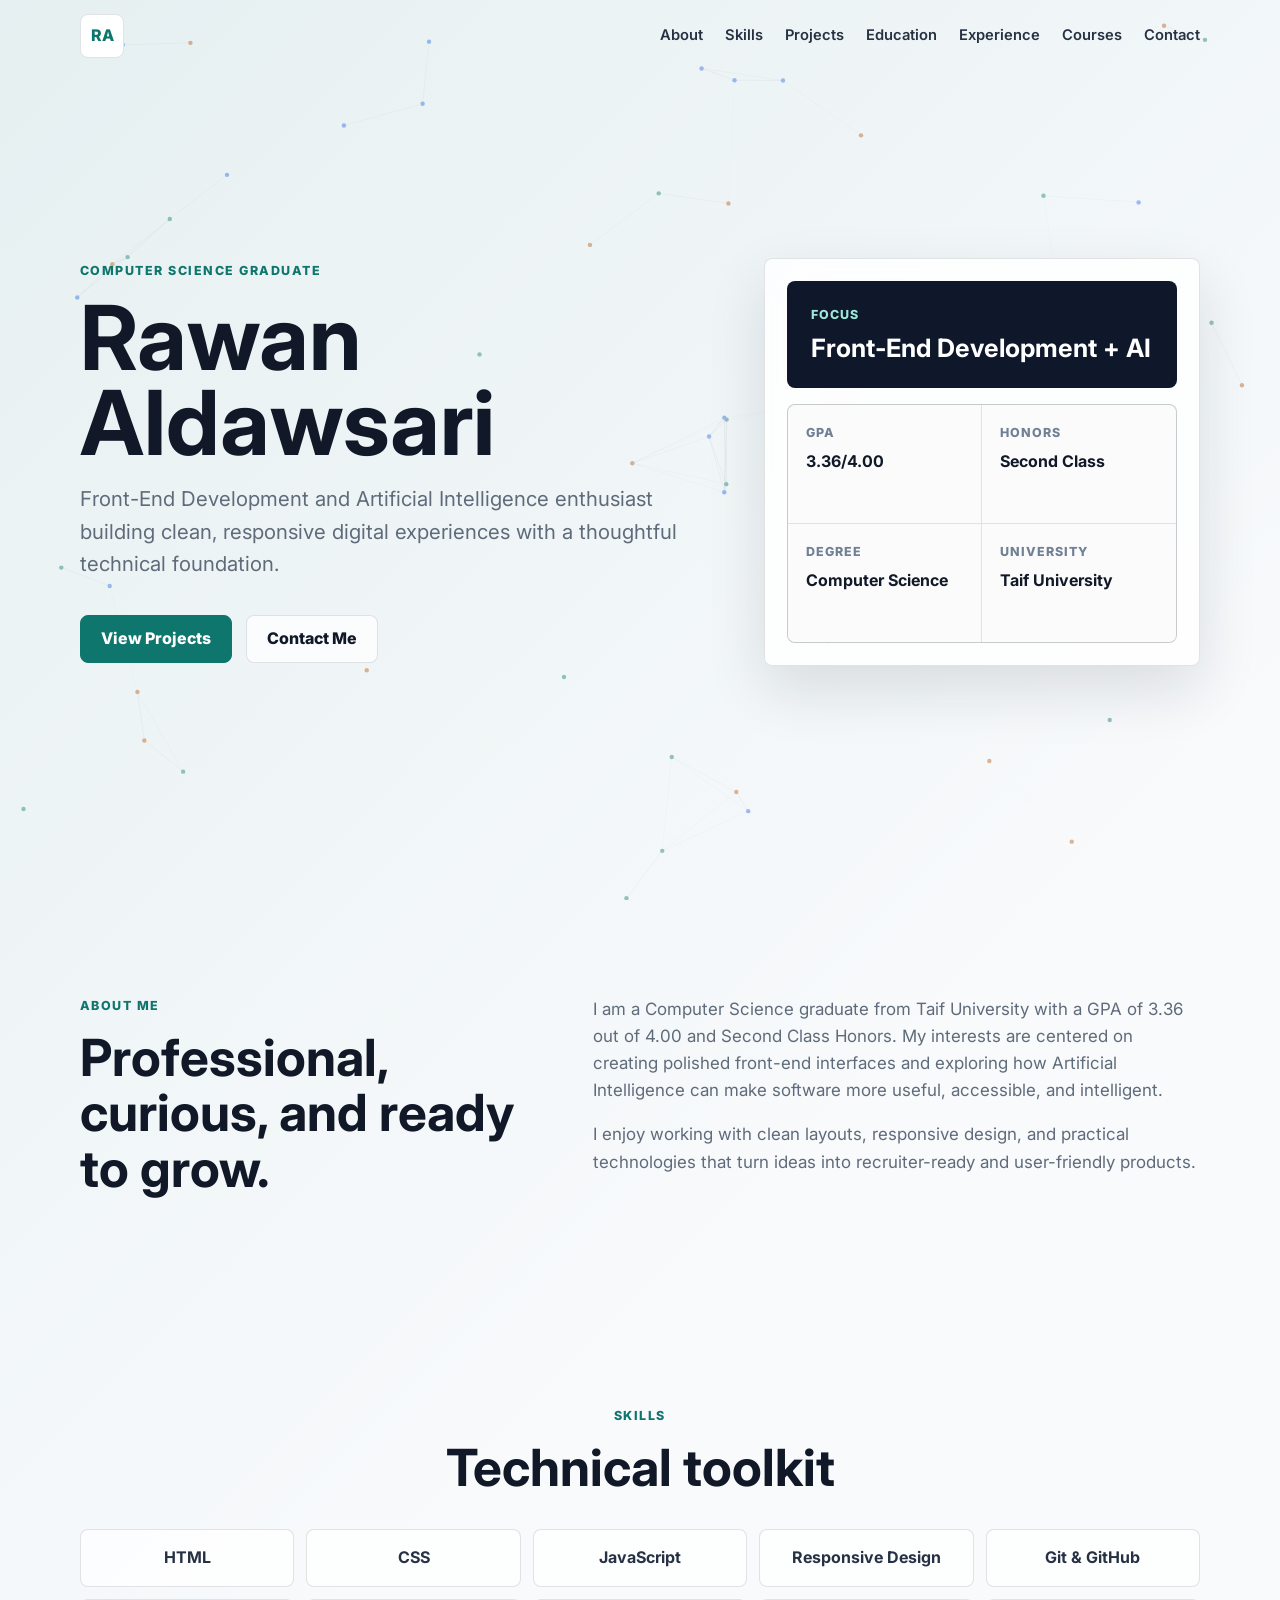
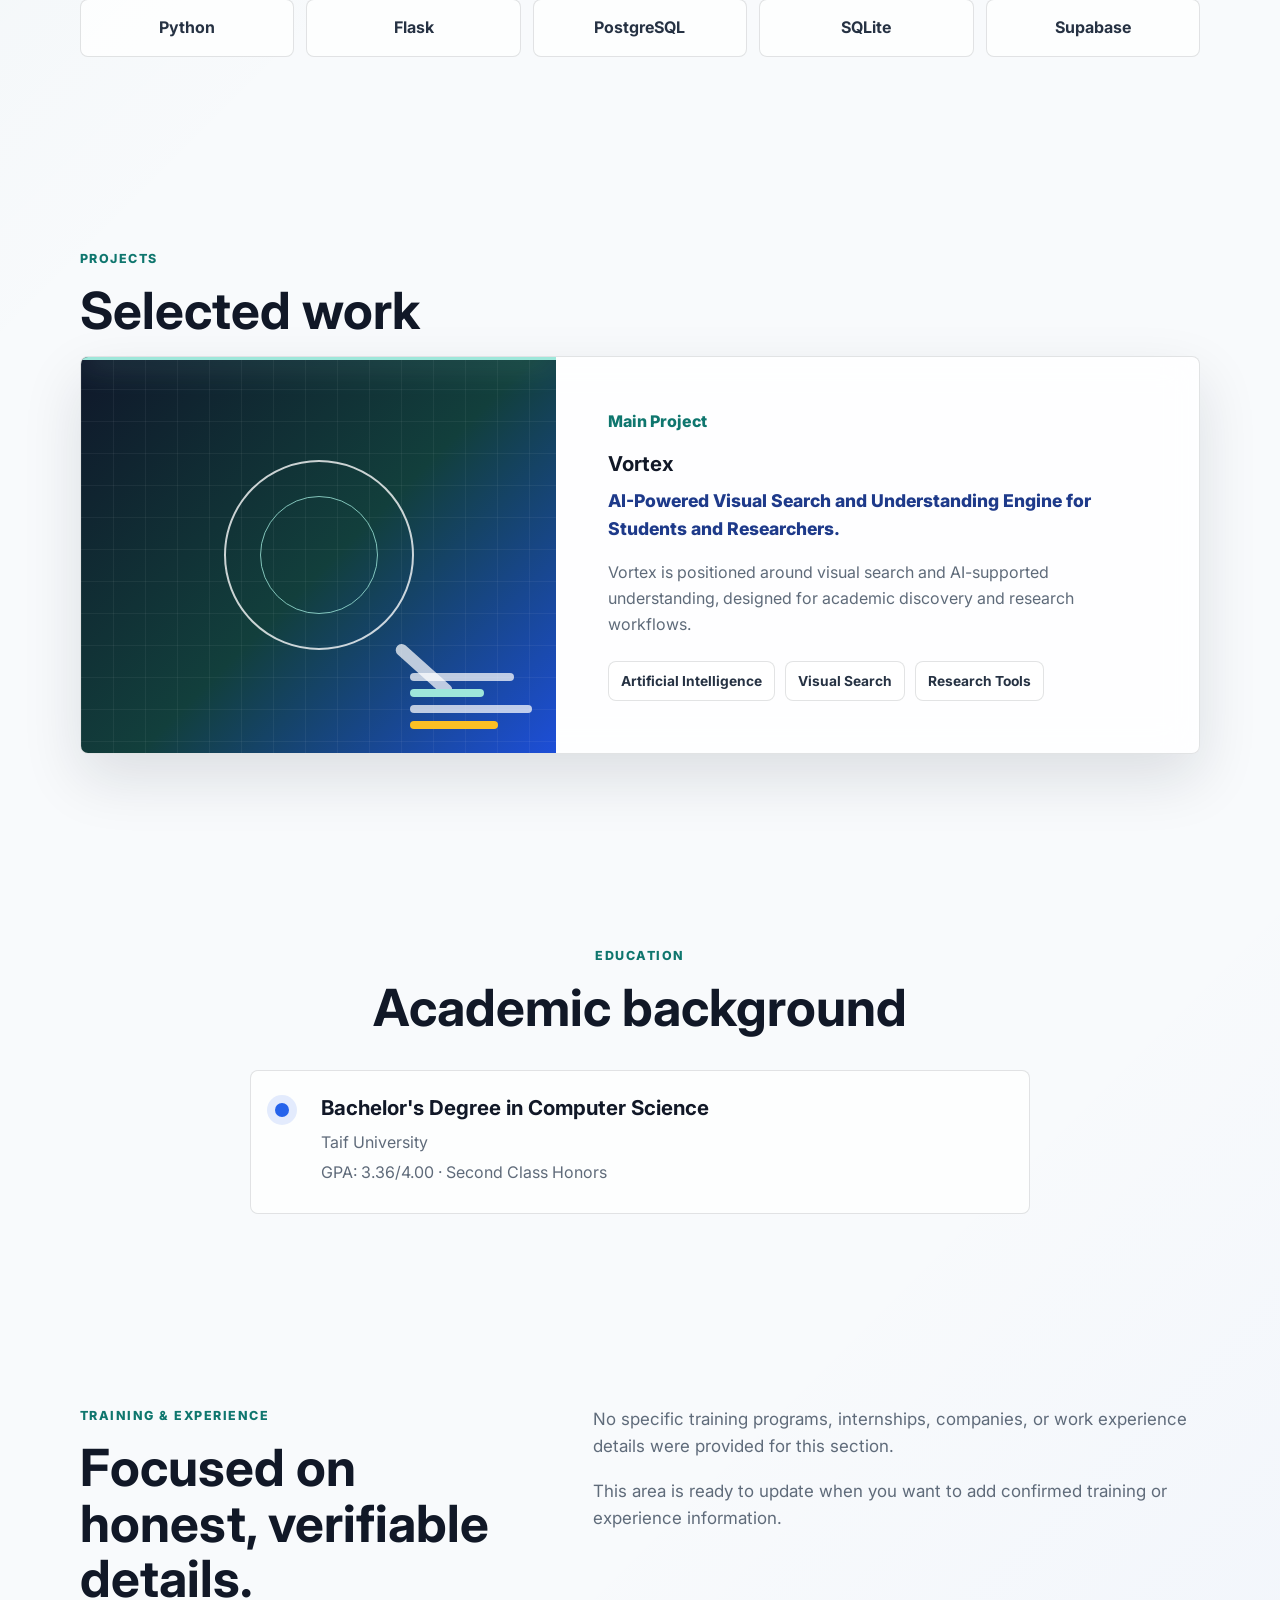
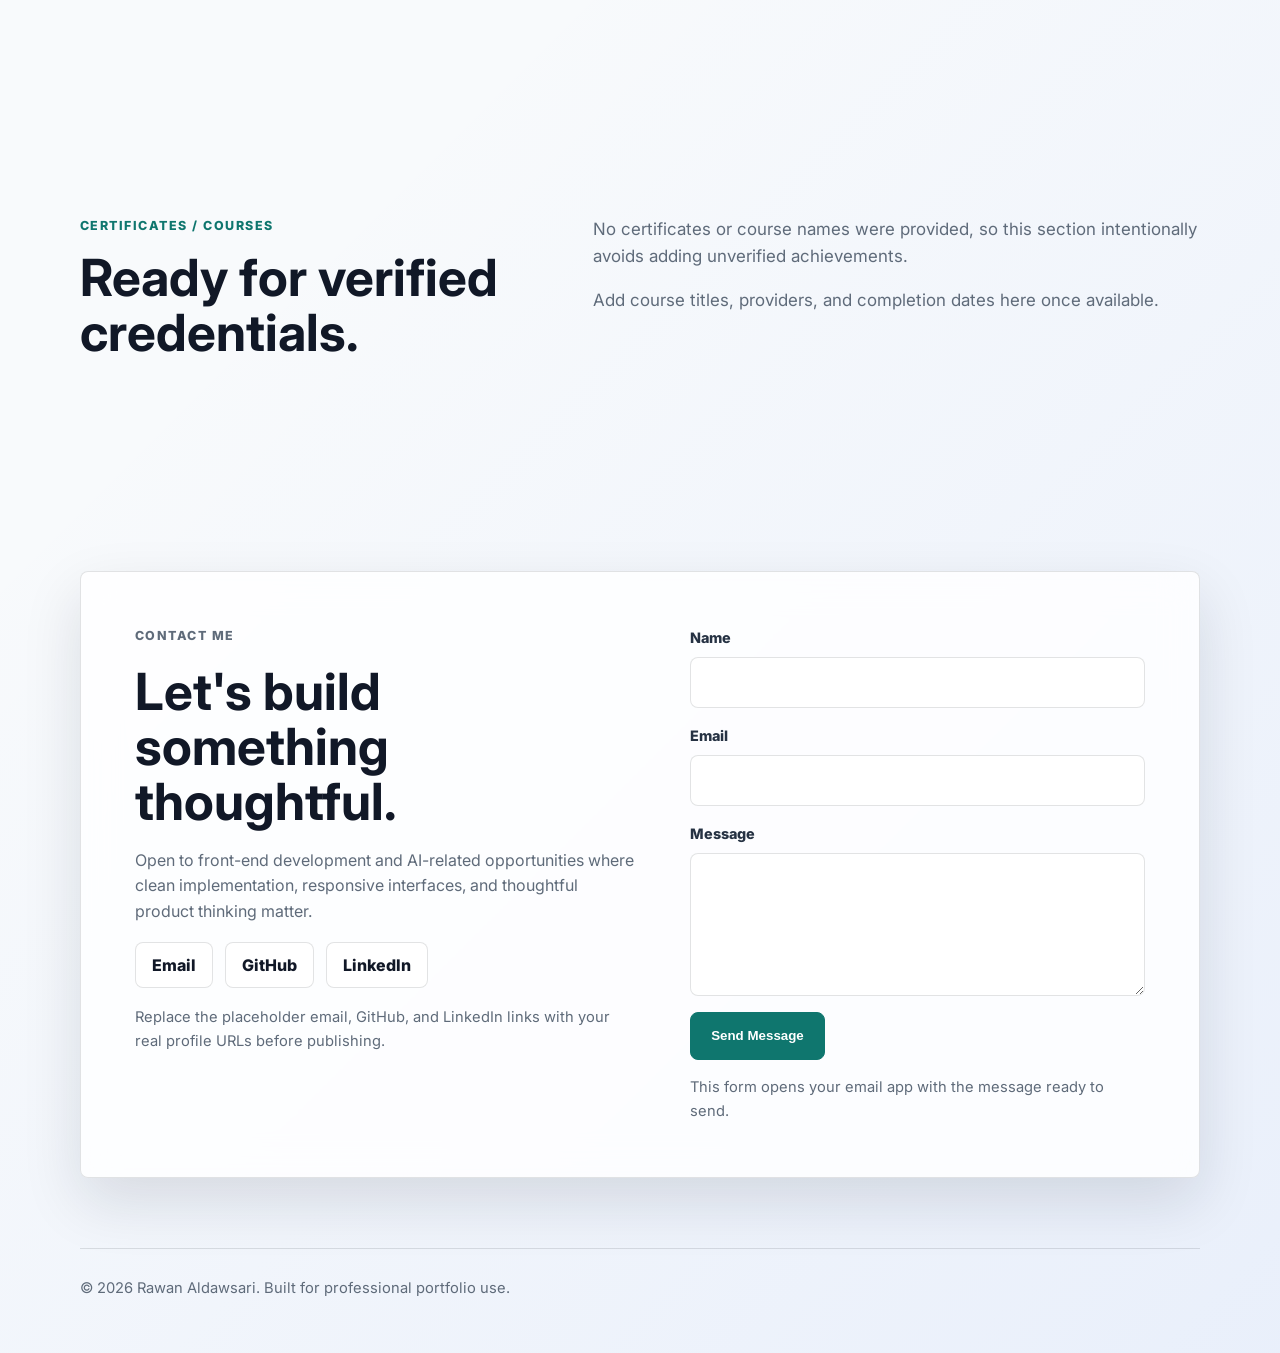
<file: index.html>
<!DOCTYPE html>
<html lang="en">
<head>
  <meta charset="UTF-8">
  <meta name="viewport" content="width=device-width, initial-scale=1.0">
  <meta name="description" content="Rawan Aldawsari - Computer Science graduate portfolio focused on Front-End Development and Artificial Intelligence.">
  <title>Rawan Aldawsari | Portfolio</title>
  <link rel="preconnect" href="https://fonts.googleapis.com">
  <link rel="preconnect" href="https://fonts.gstatic.com" crossorigin>
  <link href="https://fonts.googleapis.com/css2?family=Inter:wght@400;500;600;700;800&display=swap" rel="stylesheet">
  <link rel="stylesheet" href="styles.css">
</head>
<body>
  <canvas class="tech-field" id="techField" aria-hidden="true"></canvas>

  <header class="site-header" data-header>
    <a class="brand" href="#home" aria-label="Rawan Aldawsari home">RA</a>
    <button class="nav-toggle" type="button" aria-label="Open navigation" aria-expanded="false" data-nav-toggle>
      <span></span>
      <span></span>
      <span></span>
    </button>
    <nav class="nav" data-nav>
      <a href="#about">About</a>
      <a href="#skills">Skills</a>
      <a href="#projects">Projects</a>
      <a href="#education">Education</a>
      <a href="#experience">Experience</a>
      <a href="#certificates">Courses</a>
      <a href="#contact">Contact</a>
    </nav>
  </header>

  <main>
    <section class="hero section" id="home">
      <div class="hero-content reveal">
        <p class="eyebrow">Computer Science Graduate</p>
        <h1>Rawan Aldawsari</h1>
        <p class="hero-copy">
          Front-End Development and Artificial Intelligence enthusiast building clean, responsive digital experiences with a thoughtful technical foundation.
        </p>
        <div class="hero-actions" aria-label="Primary actions">
          <a class="btn primary" href="#projects">View Projects</a>
          <a class="btn secondary" href="#contact">Contact Me</a>
        </div>
      </div>

      <aside class="hero-panel reveal" aria-label="Portfolio highlights">
        <div class="signal-card">
          <span class="signal-label">Focus</span>
          <strong>Front-End Development + AI</strong>
        </div>
        <div class="signal-grid">
          <div>
            <span>GPA</span>
            <strong>3.36/4.00</strong>
          </div>
          <div>
            <span>Honors</span>
            <strong>Second Class</strong>
          </div>
          <div>
            <span>Degree</span>
            <strong>Computer Science</strong>
          </div>
          <div>
            <span>University</span>
            <strong>Taif University</strong>
          </div>
        </div>
      </aside>
    </section>

    <section class="section split" id="about">
      <div class="section-heading reveal">
        <p class="eyebrow">About Me</p>
        <h2>Professional, curious, and ready to grow.</h2>
      </div>
      <div class="section-body reveal">
        <p>
          I am a Computer Science graduate from Taif University with a GPA of 3.36 out of 4.00 and Second Class Honors. My interests are centered on creating polished front-end interfaces and exploring how Artificial Intelligence can make software more useful, accessible, and intelligent.
        </p>
        <p>
          I enjoy working with clean layouts, responsive design, and practical technologies that turn ideas into recruiter-ready and user-friendly products.
        </p>
      </div>
    </section>

    <section class="section" id="skills">
      <div class="section-heading centered reveal">
        <p class="eyebrow">Skills</p>
        <h2>Technical toolkit</h2>
      </div>
      <div class="skills-grid reveal">
        <span>HTML</span>
        <span>CSS</span>
        <span>JavaScript</span>
        <span>Responsive Design</span>
        <span>Git &amp; GitHub</span>
        <span>Python</span>
        <span>Flask</span>
        <span>PostgreSQL</span>
        <span>SQLite</span>
        <span>Supabase</span>
      </div>
    </section>

    <section class="section" id="projects">
      <div class="section-heading reveal">
        <p class="eyebrow">Projects</p>
        <h2>Selected work</h2>
      </div>
      <article class="project-card reveal">
        <div class="project-visual" aria-hidden="true">
          <div class="scan-line"></div>
          <div class="lens"></div>
          <div class="data-bars">
            <span></span>
            <span></span>
            <span></span>
            <span></span>
          </div>
        </div>
        <div class="project-content">
          <p class="project-type">Main Project</p>
          <h3>Vortex</h3>
          <p class="project-subtitle">AI-Powered Visual Search and Understanding Engine for Students and Researchers.</p>
          <p>
            Vortex is positioned around visual search and AI-supported understanding, designed for academic discovery and research workflows.
          </p>
          <div class="project-tags">
            <span>Artificial Intelligence</span>
            <span>Visual Search</span>
            <span>Research Tools</span>
          </div>
        </div>
      </article>
    </section>

    <section class="section timeline-section" id="education">
      <div class="section-heading centered reveal">
        <p class="eyebrow">Education</p>
        <h2>Academic background</h2>
      </div>
      <div class="timeline reveal">
        <article class="timeline-item">
          <span class="timeline-dot"></span>
          <div>
            <h3>Bachelor's Degree in Computer Science</h3>
            <p>Taif University</p>
            <p>GPA: 3.36/4.00 &middot; Second Class Honors</p>
          </div>
        </article>
      </div>
    </section>

    <section class="section split" id="experience">
      <div class="section-heading reveal">
        <p class="eyebrow">Training &amp; Experience</p>
        <h2>Focused on honest, verifiable details.</h2>
      </div>
      <div class="section-body reveal">
        <p>
          No specific training programs, internships, companies, or work experience details were provided for this section.
        </p>
        <p>
          This area is ready to update when you want to add confirmed training or experience information.
        </p>
      </div>
    </section>

    <section class="section split" id="certificates">
      <div class="section-heading reveal">
        <p class="eyebrow">Certificates / Courses</p>
        <h2>Ready for verified credentials.</h2>
      </div>
      <div class="section-body reveal">
        <p>
          No certificates or course names were provided, so this section intentionally avoids adding unverified achievements.
        </p>
        <p>
          Add course titles, providers, and completion dates here once available.
        </p>
      </div>
    </section>

    <section class="section contact-section" id="contact">
      <div class="contact-card reveal">
        <div class="contact-intro">
          <p class="eyebrow">Contact Me</p>
          <h2>Let's build something thoughtful.</h2>
          <p>
            Open to front-end development and AI-related opportunities where clean implementation, responsive interfaces, and thoughtful product thinking matter.
          </p>
          <div class="contact-links" aria-label="Contact links">
            <a href="mailto:your.email@example.com" aria-label="Email Rawan Aldawsari">Email</a>
            <a href="#" aria-label="GitHub profile link placeholder">GitHub</a>
            <a href="#" aria-label="LinkedIn profile link placeholder">LinkedIn</a>
          </div>
          <p class="placeholder-note">Replace the placeholder email, GitHub, and LinkedIn links with your real profile URLs before publishing.</p>
        </div>

        <form class="contact-form" data-contact-form>
          <label>
            <span>Name</span>
            <input type="text" name="name" autocomplete="name" required>
          </label>
          <label>
            <span>Email</span>
            <input type="email" name="email" autocomplete="email" required>
          </label>
          <label>
            <span>Message</span>
            <textarea name="message" rows="5" required></textarea>
          </label>
          <button class="btn primary" type="submit">Send Message</button>
          <p class="form-note" data-form-note>This form opens your email app with the message ready to send.</p>
        </form>
      </div>
    </section>
  </main>

  <footer class="site-footer">
    <p>&copy; <span data-year></span> Rawan Aldawsari. Built for professional portfolio use.</p>
  </footer>

  <script src="script.js"></script>
</body>
</html>
</file>
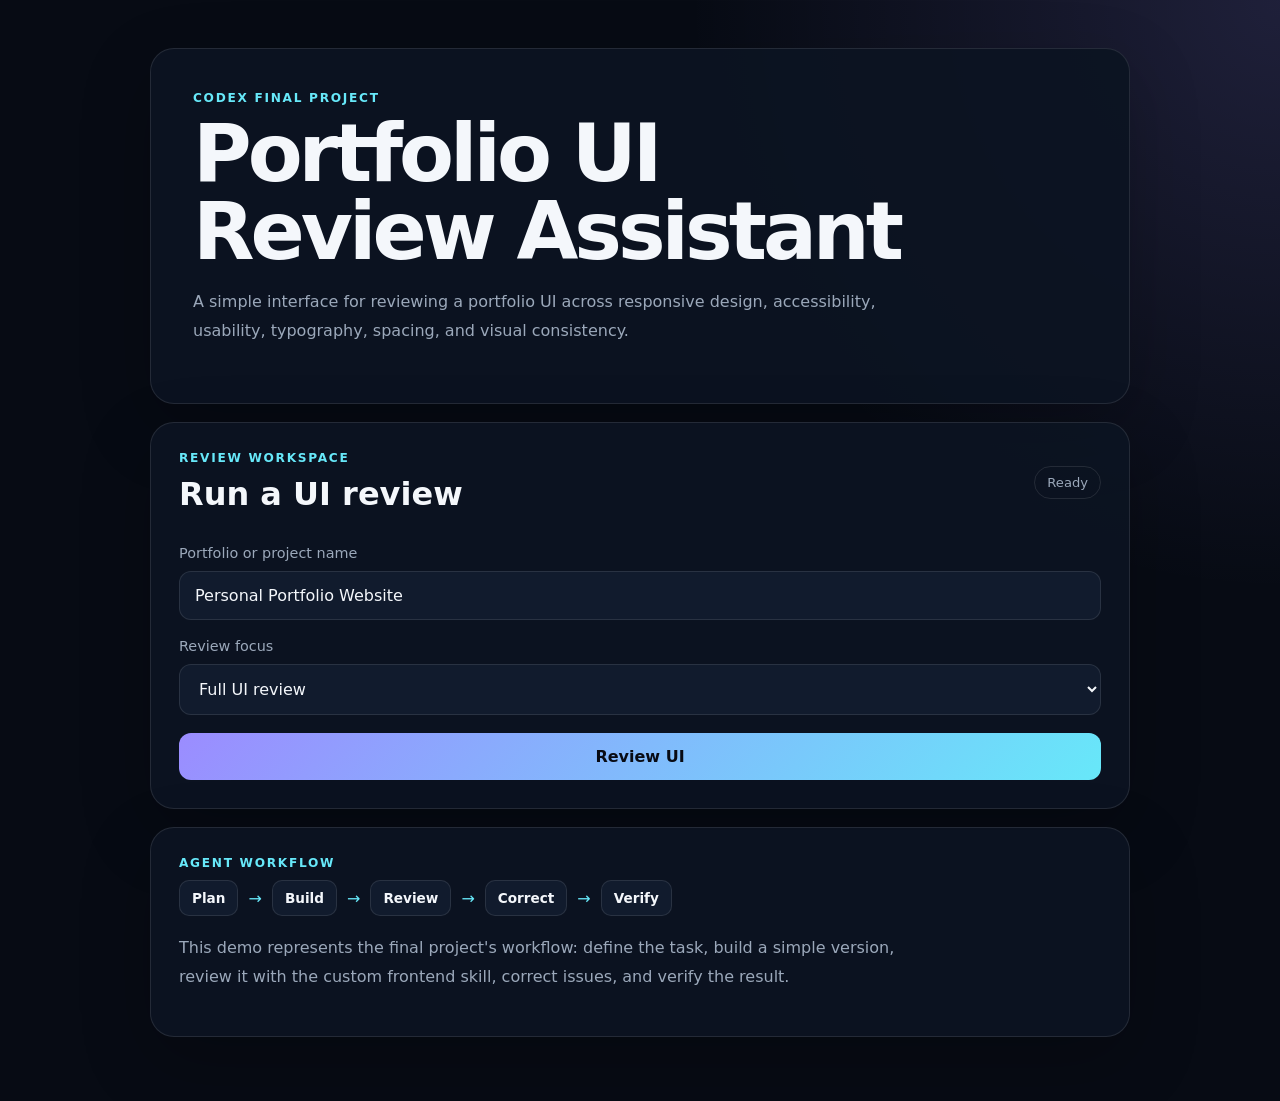
<file: review.html>
<!DOCTYPE html>
<html lang="en">
<head>
  <meta charset="UTF-8">
  <meta name="viewport" content="width=device-width, initial-scale=1.0">
  <meta name="description" content="Portfolio UI Review Assistant - a simple frontend UI review demo.">
  <title>Portfolio UI Review Assistant</title>
  <link rel="stylesheet" href="review.css">
</head>
<body>
  <main class="app-shell">
    <section class="hero-card">
      <p class="eyebrow">Codex Final Project</p>
      <h1>Portfolio UI Review Assistant</h1>
      <p class="intro">A simple interface for reviewing a portfolio UI across responsive design, accessibility, usability, typography, spacing, and visual consistency.</p>
    </section>

    <section class="review-card" aria-labelledby="review-title">
      <div class="section-heading">
        <div>
          <p class="eyebrow">Review Workspace</p>
          <h2 id="review-title">Run a UI review</h2>
        </div>
        <span class="status" id="status">Ready</span>
      </div>

      <form id="reviewForm">
        <label for="projectName">Portfolio or project name</label>
        <input id="projectName" name="projectName" type="text" value="Personal Portfolio Website" maxlength="80" required>

        <label for="focus">Review focus</label>
        <select id="focus" name="focus">
          <option value="all">Full UI review</option>
          <option value="responsive">Responsive Design</option>
          <option value="accessibility">Accessibility</option>
          <option value="usability">Usability</option>
        </select>

        <button type="submit">Review UI</button>
      </form>
    </section>

    <section class="results-card" id="results" aria-live="polite" hidden>
      <div class="section-heading">
        <div>
          <p class="eyebrow">Review Results</p>
          <h2 id="resultTitle">Portfolio UI Review</h2>
        </div>
        <span class="result-count" id="resultCount"></span>
      </div>
      <div class="results-grid" id="resultsGrid"></div>
    </section>

    <section class="workflow-card">
      <p class="eyebrow">Agent Workflow</p>
      <div class="workflow">
        <span>Plan</span><i>→</i><span>Build</span><i>→</i><span>Review</span><i>→</i><span>Correct</span><i>→</i><span>Verify</span>
      </div>
      <p>This demo represents the final project's workflow: define the task, build a simple version, review it with the custom frontend skill, correct issues, and verify the result.</p>
    </section>
  </main>

  <script src="review.js"></script>
</body>
</html>
</file>
<file: styles.css>
:root {
  --bg: #f8fafc;
  --ink: #111827;
  --muted: #5f6b7a;
  --line: rgba(17, 24, 39, 0.12);
  --panel: rgba(255, 255, 255, 0.82);
  --accent: #0f766e;
  --accent-2: #2563eb;
  --accent-3: #b45309;
  --shadow: 0 24px 60px rgba(15, 23, 42, 0.12);
}

* {
  box-sizing: border-box;
}

html {
  scroll-behavior: smooth;
}

body {
  margin: 0;
  min-height: 100vh;
  color: var(--ink);
  font-family: "Inter", Arial, sans-serif;
  background:
    linear-gradient(135deg, rgba(15, 118, 110, 0.08), transparent 34%),
    linear-gradient(315deg, rgba(37, 99, 235, 0.07), transparent 36%),
    var(--bg);
  line-height: 1.6;
}

a {
  color: inherit;
  text-decoration: none;
}

.tech-field {
  position: fixed;
  inset: 0;
  z-index: -1;
  opacity: 0.42;
  pointer-events: none;
}

.site-header {
  position: fixed;
  top: 0;
  left: 50%;
  z-index: 20;
  display: flex;
  width: min(1120px, calc(100% - 32px));
  height: 72px;
  align-items: center;
  justify-content: space-between;
  transform: translateX(-50%);
  border-bottom: 1px solid transparent;
  transition: background 220ms ease, border-color 220ms ease, box-shadow 220ms ease;
}

.site-header.scrolled {
  top: 12px;
  height: 64px;
  padding: 0 16px;
  border: 1px solid var(--line);
  border-radius: 8px;
  background: rgba(248, 250, 252, 0.88);
  box-shadow: 0 14px 42px rgba(15, 23, 42, 0.1);
  backdrop-filter: blur(18px);
}

.brand {
  display: inline-grid;
  width: 44px;
  height: 44px;
  place-items: center;
  border: 1px solid var(--line);
  border-radius: 8px;
  background: #ffffff;
  color: var(--accent);
  font-weight: 800;
  letter-spacing: 0;
}

.nav {
  display: flex;
  align-items: center;
  gap: 22px;
  color: #263243;
  font-size: 0.92rem;
  font-weight: 600;
}

.nav a {
  position: relative;
}

.nav a::after {
  position: absolute;
  right: 0;
  bottom: -8px;
  left: 0;
  height: 2px;
  background: var(--accent);
  content: "";
  opacity: 0;
  transform: scaleX(0.3);
  transition: opacity 180ms ease, transform 180ms ease;
}

.nav a:hover::after,
.nav a:focus-visible::after {
  opacity: 1;
  transform: scaleX(1);
}

.nav-toggle {
  display: none;
  width: 42px;
  height: 42px;
  border: 1px solid var(--line);
  border-radius: 8px;
  background: #ffffff;
}

.nav-toggle span {
  display: block;
  width: 18px;
  height: 2px;
  margin: 4px auto;
  background: var(--ink);
}

.section {
  width: min(1120px, calc(100% - 32px));
  margin: 0 auto;
  padding: 96px 0;
}

.hero {
  display: grid;
  min-height: 100vh;
  grid-template-columns: minmax(0, 1.05fr) minmax(320px, 0.72fr);
  gap: 48px;
  align-items: center;
  padding-top: 120px;
}

.eyebrow {
  margin: 0 0 14px;
  color: var(--accent);
  font-size: 0.78rem;
  font-weight: 800;
  letter-spacing: 0.12em;
  text-transform: uppercase;
}

h1,
h2,
h3,
p {
  margin-top: 0;
}

h1 {
  max-width: 780px;
  margin-bottom: 18px;
  font-size: clamp(3rem, 7vw, 6.8rem);
  line-height: 0.95;
  letter-spacing: 0;
}

h2 {
  margin-bottom: 18px;
  font-size: clamp(2rem, 4vw, 3.4rem);
  line-height: 1.08;
  letter-spacing: 0;
}

h3 {
  margin-bottom: 10px;
  font-size: 1.28rem;
  line-height: 1.25;
}

.hero-copy {
  max-width: 660px;
  color: var(--muted);
  font-size: clamp(1.05rem, 2vw, 1.28rem);
}

.hero-actions {
  display: flex;
  flex-wrap: wrap;
  gap: 14px;
  margin-top: 34px;
}

.btn {
  display: inline-flex;
  min-height: 48px;
  align-items: center;
  justify-content: center;
  border: 1px solid var(--line);
  border-radius: 8px;
  padding: 0 20px;
  font-weight: 800;
  transition: transform 180ms ease, box-shadow 180ms ease, background 180ms ease;
}

.btn:hover,
.btn:focus-visible {
  transform: translateY(-2px);
  box-shadow: 0 12px 30px rgba(15, 23, 42, 0.14);
}

.btn.primary {
  border-color: var(--accent);
  background: var(--accent);
  color: #ffffff;
}

.btn.secondary {
  background: rgba(255, 255, 255, 0.74);
}

.hero-panel,
.project-card,
.contact-card {
  border: 1px solid var(--line);
  border-radius: 8px;
  background: var(--panel);
  box-shadow: var(--shadow);
  backdrop-filter: blur(18px);
}

.hero-panel {
  padding: 22px;
}

.signal-card {
  border-radius: 8px;
  padding: 24px;
  background: #0f172a;
  color: #ffffff;
}

.signal-label,
.signal-grid span {
  display: block;
  color: #708095;
  font-size: 0.78rem;
  font-weight: 800;
  letter-spacing: 0.08em;
  text-transform: uppercase;
}

.signal-card .signal-label {
  color: #9ee7da;
}

.signal-card strong {
  display: block;
  margin-top: 8px;
  font-size: 1.58rem;
  line-height: 1.2;
}

.signal-grid {
  display: grid;
  grid-template-columns: repeat(2, minmax(0, 1fr));
  gap: 1px;
  overflow: hidden;
  margin-top: 16px;
  border: 1px solid var(--line);
  border-radius: 8px;
  background: var(--line);
}

.signal-grid div {
  min-height: 118px;
  padding: 18px;
  background: rgba(255, 255, 255, 0.86);
}

.signal-grid strong {
  display: block;
  margin-top: 8px;
  font-size: 1rem;
  line-height: 1.3;
}

.split {
  display: grid;
  grid-template-columns: minmax(0, 0.85fr) minmax(0, 1.15fr);
  gap: 64px;
  align-items: start;
}

.section-heading {
  max-width: 660px;
}

.section-heading.centered {
  margin: 0 auto 34px;
  text-align: center;
}

.section-body {
  color: var(--muted);
  font-size: 1.06rem;
}

.skills-grid {
  display: grid;
  grid-template-columns: repeat(5, minmax(0, 1fr));
  gap: 12px;
}

.skills-grid span,
.project-tags span {
  border: 1px solid var(--line);
  border-radius: 8px;
  background: rgba(255, 255, 255, 0.72);
  color: #263243;
  font-weight: 700;
}

.skills-grid span {
  min-height: 58px;
  display: grid;
  place-items: center;
  padding: 12px;
  text-align: center;
}

.project-card {
  display: grid;
  grid-template-columns: minmax(280px, 0.85fr) minmax(0, 1.15fr);
  overflow: hidden;
}

.project-visual {
  position: relative;
  min-height: 390px;
  overflow: hidden;
  background:
    linear-gradient(90deg, rgba(255, 255, 255, 0.05) 1px, transparent 1px),
    linear-gradient(rgba(255, 255, 255, 0.05) 1px, transparent 1px),
    linear-gradient(135deg, #0f172a, #123f3c 52%, #1d4ed8);
  background-size: 32px 32px, 32px 32px, cover;
}

.lens {
  position: absolute;
  top: 50%;
  left: 50%;
  width: 190px;
  height: 190px;
  transform: translate(-50%, -50%);
  border: 2px solid rgba(255, 255, 255, 0.78);
  border-radius: 50%;
}

.lens::before,
.lens::after {
  position: absolute;
  content: "";
}

.lens::before {
  inset: 34px;
  border: 1px solid rgba(158, 231, 218, 0.8);
  border-radius: 50%;
}

.lens::after {
  right: -48px;
  bottom: -28px;
  width: 72px;
  height: 12px;
  transform: rotate(42deg);
  border-radius: 999px;
  background: rgba(255, 255, 255, 0.72);
}

.scan-line {
  position: absolute;
  top: 0;
  left: 0;
  width: 100%;
  height: 3px;
  background: #9ee7da;
  box-shadow: 0 0 32px #9ee7da;
  animation: scan 4s ease-in-out infinite;
}

.data-bars {
  position: absolute;
  right: 24px;
  bottom: 24px;
  display: grid;
  gap: 8px;
}

.data-bars span {
  display: block;
  width: 104px;
  height: 8px;
  border-radius: 999px;
  background: rgba(255, 255, 255, 0.72);
}

.data-bars span:nth-child(2) {
  width: 74px;
  background: #9ee7da;
}

.data-bars span:nth-child(3) {
  width: 122px;
}

.data-bars span:nth-child(4) {
  width: 88px;
  background: #fbbf24;
}

.project-content {
  padding: clamp(28px, 5vw, 52px);
}

.project-type,
.project-subtitle {
  color: var(--accent);
  font-weight: 800;
}

.project-subtitle {
  color: #1e3a8a;
  font-size: 1.1rem;
}

.project-content p:not(.project-type):not(.project-subtitle) {
  color: var(--muted);
}

.project-tags {
  display: flex;
  flex-wrap: wrap;
  gap: 10px;
  margin-top: 24px;
}

.project-tags span {
  padding: 8px 12px;
  font-size: 0.86rem;
}

.timeline {
  max-width: 780px;
  margin: 0 auto;
}

.timeline-item {
  position: relative;
  display: grid;
  grid-template-columns: 28px minmax(0, 1fr);
  gap: 18px;
  border: 1px solid var(--line);
  border-radius: 8px;
  padding: 24px;
  background: rgba(255, 255, 255, 0.72);
}

.timeline-dot {
  width: 14px;
  height: 14px;
  margin-top: 8px;
  border-radius: 50%;
  background: var(--accent-2);
  box-shadow: 0 0 0 8px rgba(37, 99, 235, 0.12);
}

.timeline-item p {
  margin-bottom: 4px;
  color: var(--muted);
}

.contact-section {
  padding-bottom: 70px;
}

.contact-card {
  display: grid;
  grid-template-columns: minmax(0, 0.9fr) minmax(320px, 0.82fr);
  gap: clamp(28px, 5vw, 56px);
  align-items: start;
  padding: clamp(28px, 5vw, 54px);
}

.contact-card p {
  color: var(--muted);
}

.contact-intro {
  display: grid;
  gap: 18px;
}

.contact-intro h2 {
  margin-bottom: 0;
}

.contact-intro p {
  margin-bottom: 0;
}

.contact-links {
  display: flex;
  flex-wrap: wrap;
  gap: 12px;
}

.contact-links a {
  display: inline-flex;
  min-height: 46px;
  align-items: center;
  justify-content: center;
  border: 1px solid var(--line);
  border-radius: 8px;
  padding: 0 16px;
  background: #ffffff;
  font-weight: 800;
  transition: transform 180ms ease, border-color 180ms ease;
}

.contact-links a:hover,
.contact-links a:focus-visible {
  transform: translateY(-2px);
  border-color: var(--accent);
}

.placeholder-note {
  margin: 0;
  font-size: 0.92rem;
}

.contact-form {
  display: grid;
  gap: 16px;
}

.contact-form label {
  display: grid;
  gap: 8px;
  color: #263243;
  font-size: 0.9rem;
  font-weight: 800;
}

.contact-form input,
.contact-form textarea {
  width: 100%;
  border: 1px solid var(--line);
  border-radius: 8px;
  padding: 13px 14px;
  background: rgba(255, 255, 255, 0.88);
  color: var(--ink);
  font: inherit;
  outline: none;
  transition: border-color 180ms ease, box-shadow 180ms ease, background 180ms ease;
}

.contact-form textarea {
  min-height: 136px;
  resize: vertical;
}

.contact-form input:focus,
.contact-form textarea:focus {
  border-color: var(--accent);
  background: #ffffff;
  box-shadow: 0 0 0 4px rgba(15, 118, 110, 0.12);
}

.contact-form .btn {
  width: fit-content;
  cursor: pointer;
}

.form-note {
  margin: 0;
  font-size: 0.92rem;
}

.site-footer {
  width: min(1120px, calc(100% - 32px));
  margin: 0 auto;
  padding: 28px 0 38px;
  border-top: 1px solid var(--line);
  color: var(--muted);
  font-size: 0.92rem;
}

.reveal {
  opacity: 0;
  transform: translateY(24px);
  transition: opacity 700ms ease, transform 700ms ease;
}

.reveal.visible {
  opacity: 1;
  transform: translateY(0);
}

@keyframes scan {
  0%,
  100% {
    transform: translateY(0);
  }
  50% {
    transform: translateY(390px);
  }
}

@media (max-width: 920px) {
  .nav-toggle {
    display: block;
  }

  .nav {
    position: absolute;
    top: calc(100% + 10px);
    right: 0;
    display: none;
    width: min(320px, calc(100vw - 32px));
    flex-direction: column;
    align-items: stretch;
    gap: 0;
    border: 1px solid var(--line);
    border-radius: 8px;
    background: rgba(255, 255, 255, 0.96);
    box-shadow: var(--shadow);
    overflow: hidden;
  }

  .nav.open {
    display: flex;
  }

  .nav a {
    padding: 14px 16px;
  }

  .nav a::after {
    display: none;
  }

  .hero,
  .split,
  .project-card,
  .contact-card {
    grid-template-columns: 1fr;
  }

  .hero {
    gap: 24px;
    min-height: auto;
    padding-top: 130px;
  }

  .skills-grid {
    grid-template-columns: repeat(2, minmax(0, 1fr));
  }

  .contact-links {
    justify-content: flex-start;
  }

  .contact-form .btn {
    width: 100%;
  }
}

@media (max-width: 560px) {
  .section {
    width: min(100% - 24px, 1120px);
    padding: 70px 0;
  }

  .site-header,
  .site-footer {
    width: min(100% - 24px, 1120px);
  }

  h1 {
    font-size: 3.2rem;
  }

  .hero-actions,
  .contact-links {
    flex-direction: column;
  }

  .btn,
  .contact-links a {
    width: 100%;
  }

  .signal-grid,
  .skills-grid {
    grid-template-columns: 1fr;
  }

  .project-visual {
    min-height: 300px;
  }
}

@media (prefers-reduced-motion: reduce) {
  *,
  *::before,
  *::after {
    scroll-behavior: auto !important;
    animation-duration: 0.01ms !important;
    animation-iteration-count: 1 !important;
    transition-duration: 0.01ms !important;
  }
}
</file>
<file: review.css>
* { box-sizing: border-box; }

:root {
  --bg: #070b14;
  --panel: #0d1422;
  --panel-2: #111b2d;
  --line: rgba(255,255,255,.1);
  --text: #f4f7fb;
  --muted: #9ba8ba;
  --accent: #9b8cff;
  --accent-2: #67e8f9;
  --high: #fb7185;
  --medium: #fbbf24;
  --low: #4ade80;
}

body {
  margin: 0;
  min-height: 100vh;
  font-family: Inter, system-ui, -apple-system, BlinkMacSystemFont, "Segoe UI", sans-serif;
  color: var(--text);
  background: radial-gradient(circle at top right, rgba(155,140,255,.16), transparent 35%), var(--bg);
}

.app-shell { width: min(100% - 32px, 980px); margin: 0 auto; padding: 48px 0 64px; }
.hero-card, .review-card, .results-card, .workflow-card { background: rgba(13,20,34,.92); border: 1px solid var(--line); border-radius: 24px; box-shadow: 0 24px 70px rgba(0,0,0,.22); }
.hero-card { padding: 42px; margin-bottom: 18px; }
.eyebrow { margin: 0 0 10px; color: var(--accent-2); font-size: .76rem; font-weight: 800; letter-spacing: .14em; text-transform: uppercase; }
h1, h2, p { margin-top: 0; }
h1 { max-width: 720px; margin-bottom: 16px; font-size: clamp(2.4rem, 7vw, 5rem); line-height: .98; letter-spacing: -.05em; }
h2 { margin-bottom: 0; font-size: clamp(1.4rem, 3vw, 2rem); }
.intro, .workflow-card p:last-child { color: var(--muted); line-height: 1.8; max-width: 720px; }
.review-card, .results-card, .workflow-card { padding: 28px; margin-top: 18px; }
.section-heading { display: flex; align-items: center; justify-content: space-between; gap: 16px; margin-bottom: 24px; }
.status, .result-count { border: 1px solid var(--line); border-radius: 999px; padding: 8px 12px; color: var(--muted); font-size: .82rem; white-space: nowrap; }
form { display: grid; gap: 10px; }
label { margin-top: 8px; color: var(--muted); font-size: .9rem; }
input, select { width: 100%; padding: 14px 15px; border: 1px solid var(--line); border-radius: 12px; outline: none; color: var(--text); background: var(--panel-2); font: inherit; }
input:focus, select:focus { border-color: var(--accent); box-shadow: 0 0 0 3px rgba(155,140,255,.14); }
button { margin-top: 8px; padding: 14px 18px; border: 0; border-radius: 12px; color: #080b14; background: linear-gradient(135deg, var(--accent), var(--accent-2)); font: inherit; font-weight: 800; cursor: pointer; }
button:hover { transform: translateY(-1px); }
.results-grid { display: grid; grid-template-columns: repeat(2, minmax(0,1fr)); gap: 14px; }
.result-item { padding: 18px; border: 1px solid var(--line); border-radius: 16px; background: var(--panel-2); }
.result-top { display: flex; justify-content: space-between; gap: 12px; margin-bottom: 12px; }
.result-area { font-weight: 800; }
.priority { font-size: .72rem; font-weight: 800; letter-spacing: .08em; text-transform: uppercase; }
.priority.high { color: var(--high); } .priority.medium { color: var(--medium); } .priority.low { color: var(--low); }
.result-item p { margin: 0; color: var(--muted); line-height: 1.7; }
.workflow { display: flex; flex-wrap: wrap; align-items: center; gap: 10px; margin-bottom: 18px; }
.workflow span { padding: 9px 12px; border-radius: 10px; background: var(--panel-2); border: 1px solid var(--line); font-weight: 700; font-size: .85rem; }
.workflow i { color: var(--accent-2); font-style: normal; }

@media (max-width: 640px) {
  .app-shell { width: min(100% - 20px, 980px); padding-top: 20px; }
  .hero-card, .review-card, .results-card, .workflow-card { padding: 22px; border-radius: 18px; }
  .section-heading { align-items: flex-start; flex-direction: column; }
  .results-grid { grid-template-columns: 1fr; }
  .workflow { gap: 6px; }
  .workflow i { display: none; }
}
</file>
